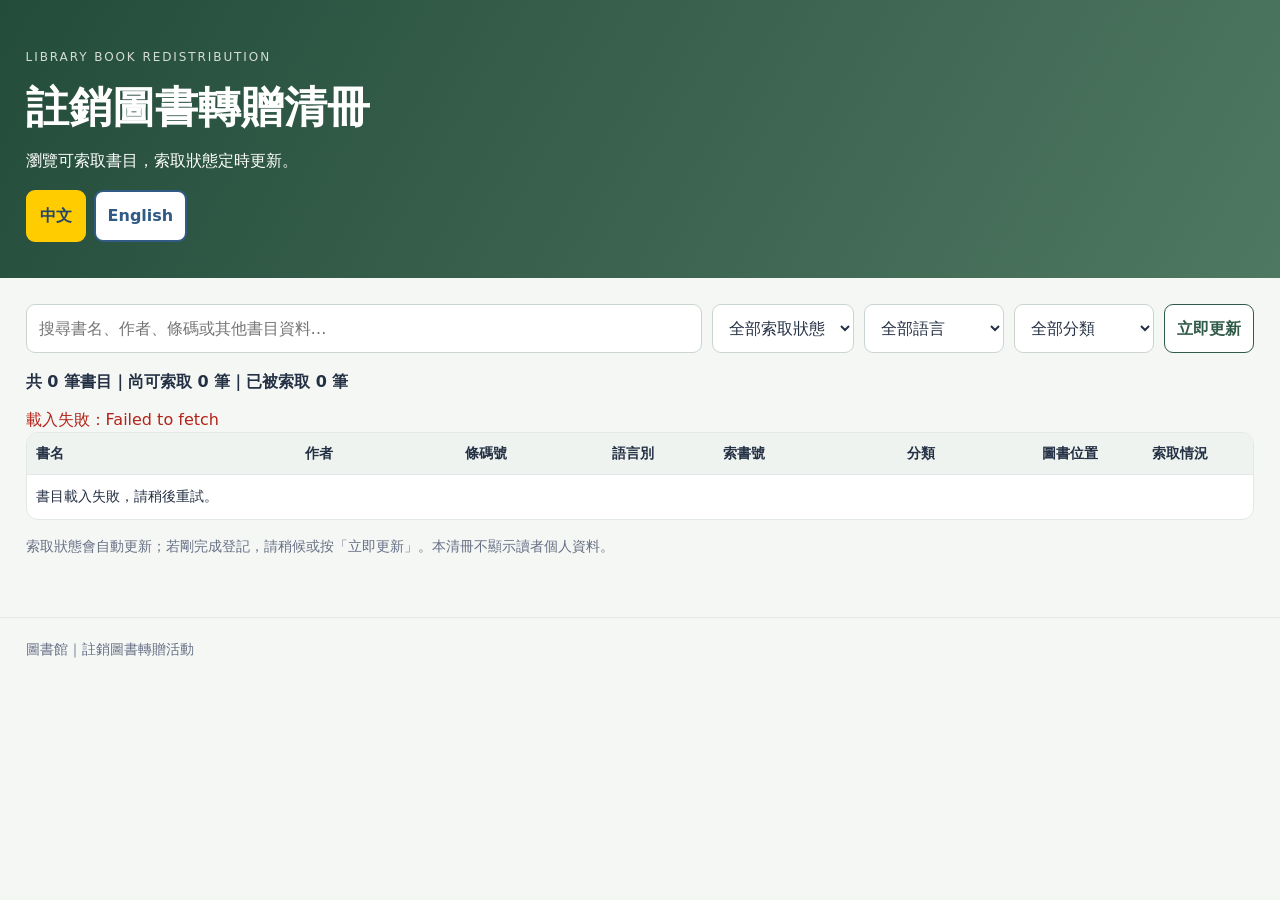
<file: index.html>
<!doctype html>
<html lang="zh-Hant">
<head>
  <meta charset="utf-8">
  <meta name="viewport" content="width=device-width,initial-scale=1">
  <title>註銷圖書轉贈清冊 | Library Book Redistribution</title>
  <link rel="stylesheet" href="style.css">
</head>
<body>
<header class="hero">
  <div class="wrap">
    <p class="eyebrow">LIBRARY BOOK REDISTRIBUTION</p>
    <h1 id="pageTitle">註銷圖書轉贈清冊</h1>
    <p id="pageDescription">瀏覽可索取書目，索取狀態定時更新。</p>
    <div class="language-switch" aria-label="Language">
      <button id="zhBtn" type="button" class="secondary" aria-pressed="true">中文</button>
      <button id="enBtn" type="button" class="secondary" aria-pressed="false">English</button>
    </div>
  </div>
</header>

<main class="wrap">
  <section class="toolbar">
    <input
      id="search"
      type="search"
      placeholder="搜尋書名、作者、條碼或其他書目資料…"
      aria-label="搜尋書目"
    >
    <select id="statusFilter" aria-label="篩選索取狀態">
      <option value="all">全部索取狀態</option>
      <option value="available">尚可索取</option>
      <option value="claimed">已被索取</option>
    </select>
    <select id="languageFilter" aria-label="篩選語言別">
      <option value="all">全部語言</option>
      <option value="chi">中文</option>
      <option value="eng">英文</option>
      <option value="jpn">日文</option>
    </select>
    <select id="classificationFilter" aria-label="篩選分類">
      <option value="all">全部分類</option>
    </select>
    <button id="refreshBtn" class="secondary" type="button">立即更新</button>
  </section>

  <div class="summary" id="summary" aria-live="polite">正在載入書目…</div>
  <div id="message" class="message" role="status"></div>

  <div class="table-scroll">
    <table>
      <thead>
        <tr>
          <th scope="col" data-i18n="title">書名</th>
          <th scope="col" data-i18n="author">作者</th>
          <th scope="col" data-i18n="barcode">條碼號</th>
          <th scope="col" data-i18n="language">語言別</th>
          <th scope="col" data-i18n="callNumber">索書號</th>
          <th scope="col" data-i18n="classification">分類</th>
          <th scope="col" data-i18n="location">圖書位置</th>
          <th scope="col" data-i18n="status">索取情況</th>
        </tr>
      </thead>
      <tbody id="books">
        <tr><td colspan="8">載入中…</td></tr>
      </tbody>
    </table>
  </div>

    <!-- 手機版書目卡片 -->
  <div id="bookCards" class="book-cards" aria-live="polite"></div>

  <p class="footnote" id="footnote">
    索取狀態會自動更新；若剛完成登記，請稍候或按「立即更新」。
  </p>
</main>

<footer>
  <div class="wrap" id="footerText">圖書館｜註銷圖書轉贈活動</div>
</footer>

<script src="config.js"></script>
<script src="app.js"></script>
</body>
</html>
</file>
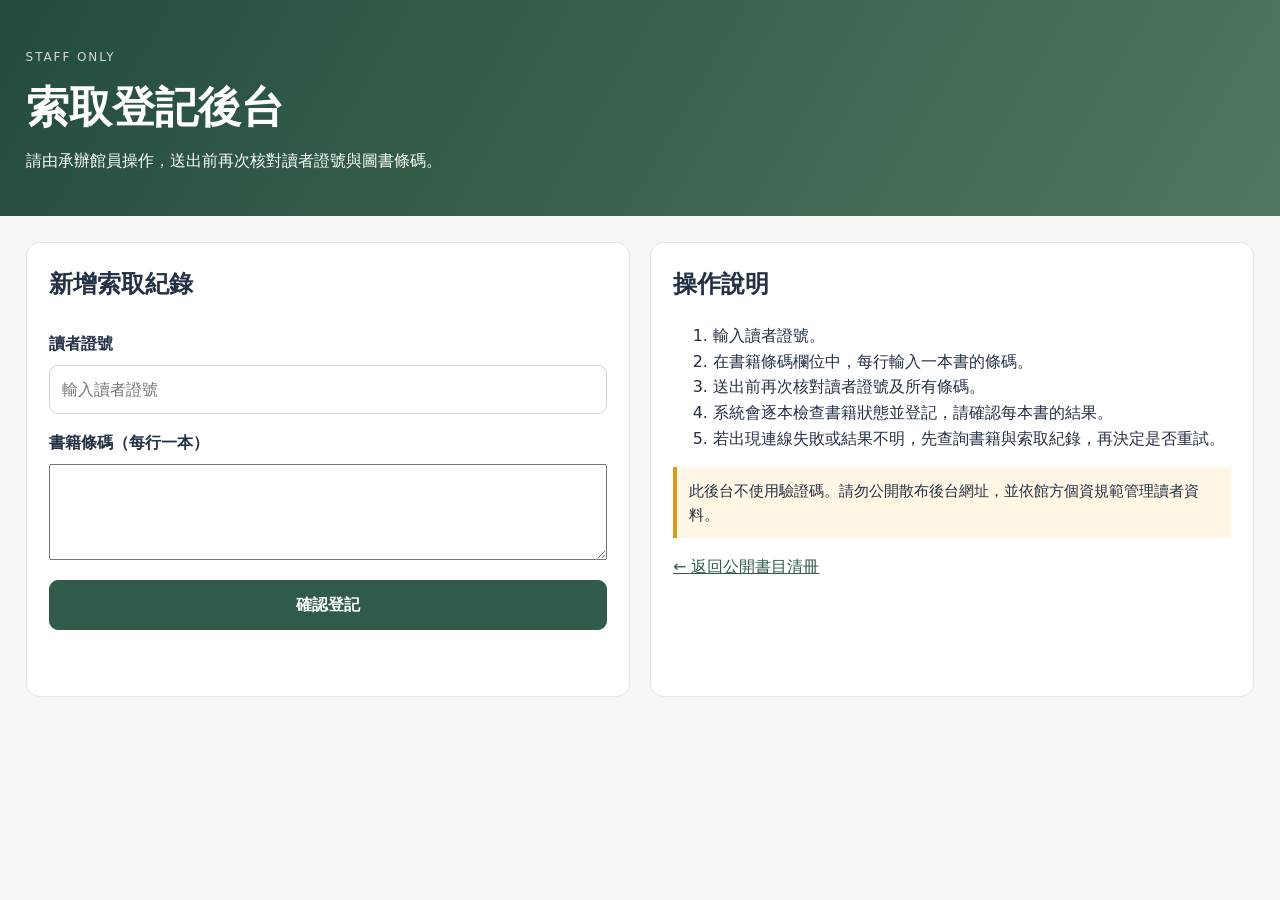
<file: admin.html>
<!doctype html>
<html lang="zh-Hant">
<head><meta charset="utf-8"><meta name="viewport" content="width=device-width,initial-scale=1">
<title>註銷圖書轉贈｜登記後台</title><link rel="stylesheet" href="style.css"></head>
<body>
<header class="hero"><div class="wrap"><p class="eyebrow">STAFF ONLY</p><h1>索取登記後台</h1><p>請由承辦館員操作，送出前再次核對讀者證號與圖書條碼。</p></div></header>
<main class="wrap admin-layout">
  <section class="panel"><h2>新增索取紀錄</h2>
    <form id="requestForm">
      <label for="readerId">讀者證號</label><input id="readerId" name="readerId" required maxlength="80" autocomplete="off" placeholder="輸入讀者證號">
      <label for="barcode">書籍條碼（每行一本）</label>
        <textarea id="barcode" rows="6"
          placeholder="TEST000001&#10;TEST000002"
          required>
        </textarea>
      <button type="submit" id="submitBtn">確認登記</button>
      <div id="adminMessage" class="message" role="status"></div>
    </form>
  </section>
  
<section class="panel">
  <h2>操作說明</h2>
  <ol>
    <li>輸入讀者證號。</li>
    <li>在書籍條碼欄位中，每行輸入一本書的條碼。</li>
    <li>送出前再次核對讀者證號及所有條碼。</li>
    <li>系統會逐本檢查書籍狀態並登記，請確認每本書的結果。</li>
    <li>若出現連線失敗或結果不明，先查詢書籍與索取紀錄，再決定是否重試。</li>
  </ol>
  <p class="warning">
    此後台不使用驗證碼。請勿公開散布後台網址，並依館方個資規範管理讀者資料。
  </p>
  <p><a href="./index.html">← 返回公開書目清冊</a></p>
</section>

</main><script src="config.js"></script><script src="admin.js"></script></body></html>
</file>
<file: style.css>
* {
  box-sizing: border-box;
}

:root {
  --ink: #243044;
  --muted: #667085;
  --brand: #315b49;
  --bg: #f5f7f5;
  --line: #e2e8e3;
  --white: #fff;
}

body {
  margin: 0;
  background: var(--bg);
  color: var(--ink);
  font-family: system-ui, -apple-system, "Noto Sans TC", sans-serif;
  line-height: 1.6;
}

/* 頁面寬度 */
.wrap {
  width: min(1440px, 96%);
  margin: auto;
}

/* 頁首 */
.hero {
  background: linear-gradient(120deg, #244c3b, #4f7862);
  color: #fff;
  padding: 42px 0 36px;
}

.hero h1 {
  margin: 4px 0;
  font-size: clamp(1.8rem, 4vw, 2.7rem);
}

.hero p {
  margin: 6px 0;
}

.eyebrow {
  font-size: .75rem;
  letter-spacing: .16em;
  opacity: .8;
}

main {
  padding: 26px 0 44px;
}

/* 搜尋及篩選工具列 */
.toolbar {
  display: flex;
  gap: 10px;
  margin-bottom: 16px;
  flex-wrap: wrap;
}

.toolbar input {
  flex: 1;
  min-width: 220px;
}

.toolbar select {
  min-width: 140px;
}

/* 表單及按鈕 */
input,
select,
button {
  font: inherit;
  border: 1px solid #cbd5ce;
  border-radius: 9px;
  padding: 11px 12px;
  background: #fff;
  color: var(--ink);
}

button {
  background: var(--brand);
  border-color: var(--brand);
  color: #fff;
  font-weight: 650;
  cursor: pointer;
}

button:disabled {
  opacity: .55;
  cursor: wait;
}

.secondary {
  background: #fff;
  color: var(--brand);
}

/* 統計摘要 */
.summary {
  font-weight: 650;
  margin: 12px 0;
}

/* 書目表格 */
.table-scroll {
  overflow-x: auto;
  background: #fff;
  border: 1px solid var(--line);
  border-radius: 12px;
}

table {
  width: 100%;
  border-collapse: collapse;
  min-width: 650px;
}

th,
td {
  text-align: left;
  padding: 13px 15px;
  border-bottom: 1px solid var(--line);
}

th {
  background: #eef3ef;
  font-size: .9rem;
}

tbody tr:last-child td {
  border-bottom: 0;
}

/* 索取狀態 */
.status {
  display: inline-block;
  padding: 3px 10px;
  border-radius: 999px;
  font-size: .85rem;
  font-weight: 700;
}

.available {
  background: #e2f4e8;
  color: #23643a;
}

.claimed {
  background: #fce8e6;
  color: #a12c25;
}

/* 訊息 */
.message {
  margin-top: 12px;
  min-height: 1.5em;
  color: var(--muted);
}

.message.error {
  color: #b42318;
}

.message.success {
  color: #247342;
}

.footnote {
  font-size: .9rem;
  color: var(--muted);
  margin-top: 15px;
}

/* 頁尾 */
footer {
  border-top: 1px solid var(--line);
  padding: 20px 0;
  color: var(--muted);
  font-size: .9rem;
}

/* 管理頁面 */
.admin-layout {
  display: grid;
  grid-template-columns: minmax(0, 1fr) minmax(0, 1fr);
  gap: 20px;
}

.panel {
  background: #fff;
  border: 1px solid var(--line);
  border-radius: 14px;
  padding: 22px;
}

.panel h2 {
  margin-top: 0;
}

.panel form {
  display: flex;
  flex-direction: column;
  gap: 8px;
}

.panel label {
  font-weight: 650;
  margin-top: 8px;
}

.panel form button {
  margin-top: 12px;
}

.warning {
  background: #fff6e5;
  border-left: 4px solid #d99a20;
  padding: 12px;
  font-size: .92rem;
}

a {
  color: #315b49;
}

/* 語言切換按鈕 */
.language-switch {
  display: flex;
  gap: 8px;
  margin-top: 16px;
}

.language-switch button {
  border: 2px solid #315b85;
  background-color: #ffffff;
  color: #315b85;
  font-weight: 600;
  transition: background-color 0.2s ease, color 0.2s ease;
}

/* 目前選中的語言 */
.language-switch button[aria-pressed="true"] {
  background-color: #ffcc00;
  border-color: #ffcc00;
  color: #244567;
}

/* 滑鼠移到按鈕上 */
.language-switch button:hover {
  background-color: #e4edf7;
  color: #244567;
}

/* 選中按鈕的滑鼠效果 */
.language-switch button[aria-pressed="true"]:hover {
  background-color: #f0b800;
  border-color: #f0b800;
  color: #244567;
}

/* 鍵盤操作焦點 */
.language-switch button:focus-visible {
  outline: 3px solid #e5a000;
  outline-offset: 3px;
}

/* 手機版書目卡片：預設隱藏 */
.book-cards {
  display: none;
}


/* =================================
   桌面版中英文共用表格配置
   ================================= */

@media (min-width: 701px) {

  .table-scroll {
    overflow-x: auto;
  }

  table {
    width: 100%;
    min-width: 0;
    table-layout: fixed;
  }

  th,
  td {
    padding: 11px 9px;
    font-size: 0.85rem;
    text-align: left;
    vertical-align: middle;
  }

  /* 書名 */
  th:nth-child(1) {
    width: 22%;
  }

  /* 作者 */
  th:nth-child(2) {
    width: 13%;
  }

  /* 條碼號 */
  th:nth-child(3) {
    width: 12%;
  }

  /* 語言別 */
  th:nth-child(4) {
    width: 9%;
  }

  /* 索書號 */
  th:nth-child(5) {
    width: 15%;
  }

  /* 分類 */
  th:nth-child(6) {
    width: 11%;
  }

  /* 圖書位置 */
  th:nth-child(7) {
    width: 9%;
  }

  /* 索取情況 */
  th:nth-child(8) {
    width: 9%;
  }

  /* 表頭保持清楚 */
  th {
    line-height: 1.4;
    overflow-wrap: anywhere;
  }

  /* 書目內容允許必要換行 */
  td {
    overflow-wrap: anywhere;
    word-break: normal;
  }
}


/* =================================
   手機版
   ================================= */

@media (max-width: 700px) {

  .admin-layout {
    grid-template-columns: 1fr;
  }

  .hero {
    padding: 30px 0;
  }

  .toolbar {
    gap: 9px;
  }

  .toolbar > * {
    width: 100%;
  }

  .toolbar input,
  .toolbar select,
  .toolbar button {
    width: 100%;
    min-width: 0;
    min-height: 44px;
  }

  /* 手機版隱藏表格 */
  .table-scroll {
    display: none;
  }

  /* 手機版顯示書目卡片 */
  .book-cards {
    display: grid;
    grid-template-columns: minmax(0, 1fr);
    gap: 14px;
  }

  .book-card {
    min-width: 0;
    padding: 17px;
    background: var(--white);
    border: 1px solid var(--line);
    border-radius: 12px;
    box-shadow: 0 2px 7px rgba(36, 48, 68, 0.05);
  }

  .book-card-header {
    padding-bottom: 12px;
    margin-bottom: 12px;
    border-bottom: 1px solid var(--line);
  }

  .book-card-title {
    margin: 0;
    font-size: 1.12rem;
    line-height: 1.5;
    font-weight: 750;
    overflow-wrap: anywhere;
  }

  .book-card-status {
    margin-top: 9px;
  }

  .book-card-details {
    display: grid;
    grid-template-columns: minmax(0, 1fr);
    gap: 11px;
    margin: 0;
  }

  .book-card-field {
    min-width: 0;
  }

  .book-card-field dt {
    margin-bottom: 2px;
    color: var(--muted);
    font-size: .82rem;
  }

  .book-card-field dd {
    margin: 0;
    font-size: .96rem;
    overflow-wrap: anywhere;
    word-break: break-word;
  }

  .book-card-empty {
    padding: 22px 16px;
    text-align: center;
    background: var(--white);
    border: 1px solid var(--line);
    border-radius: 12px;
    color: var(--muted);
  }

  .summary {
    line-height: 1.8;
  }

  /* 手機版英文同樣使用卡片，不顯示表格 */
  body:has(#enBtn[aria-pressed="true"]) .table-scroll {
    display: none;
  }
}
</file>
